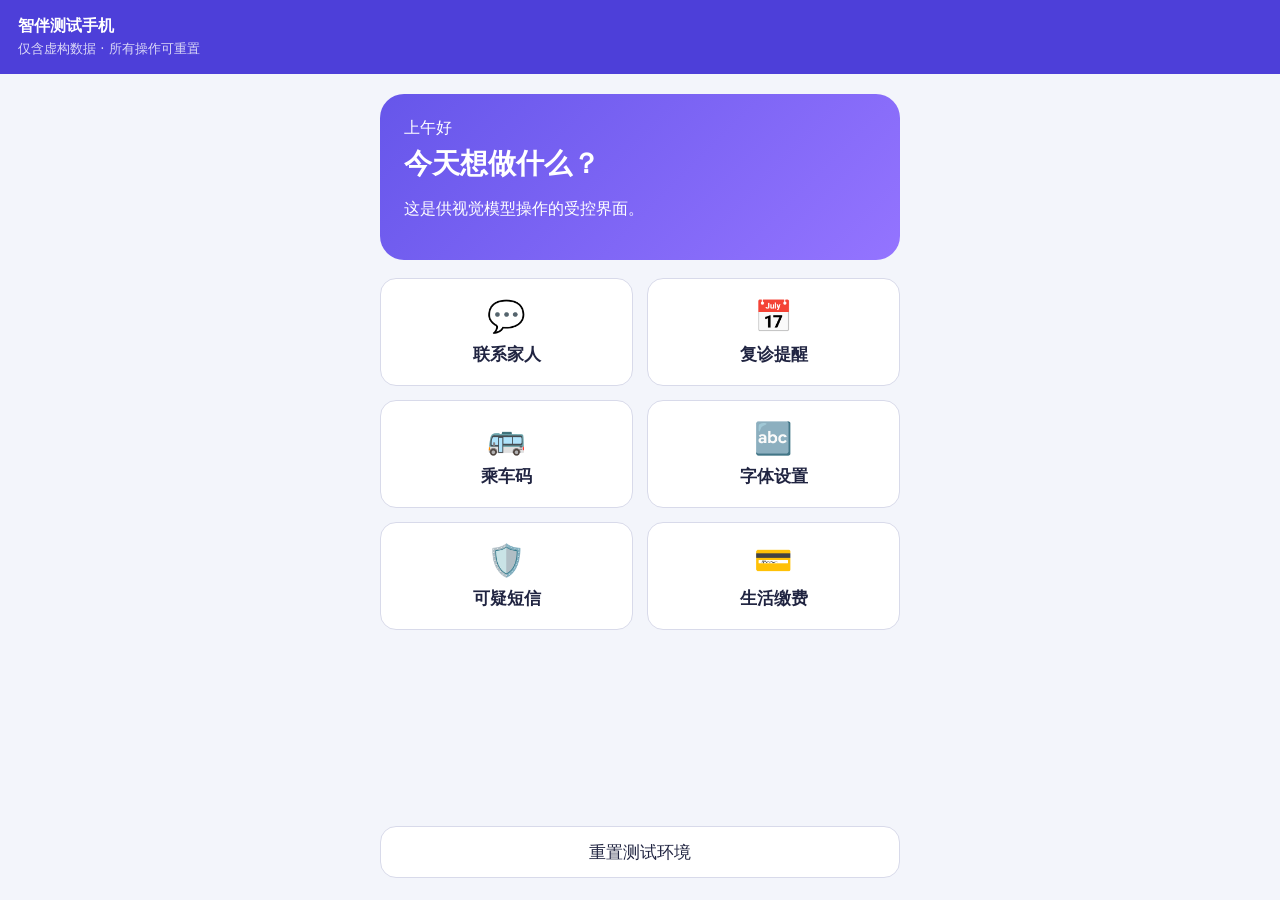
<file: applications/mobile-vla/test_app/index.html>
<!doctype html>
<html lang="zh-CN">
<head>
  <meta charset="utf-8">
  <meta name="viewport" content="width=device-width,initial-scale=1,maximum-scale=1">
  <title>智伴受控测试环境</title>
  <link rel="icon" href="data:,">
  <link rel="stylesheet" href="styles.css">
</head>
<body>
  <header>
    <button id="back" class="icon hidden" aria-label="返回">←</button>
    <div>
      <strong>智伴测试手机</strong>
      <small>仅含虚构数据 · 所有操作可重置</small>
    </div>
  </header>

  <main>
    <section id="home" class="screen active" data-state="home">
      <div class="hero">
        <span>上午好</span>
        <h1>今天想做什么？</h1>
        <p>这是供视觉模型操作的受控界面。</p>
      </div>
      <div class="grid">
        <button data-open="messages"><span>💬</span>联系家人</button>
        <button data-open="calendar"><span>📅</span>复诊提醒</button>
        <button data-open="transit"><span>🚌</span>乘车码</button>
        <button data-open="settings"><span>🔤</span>字体设置</button>
        <button data-open="scam"><span>🛡️</span>可疑短信</button>
        <button data-open="payment"><span>💳</span>生活缴费</button>
      </div>
    </section>

    <section id="messages" class="screen" data-state="contact-list">
      <h1>选择联系人</h1>
      <button class="contact" data-contact="daughter"><b>陈小雨</b><span>女儿 · 荷花头像</span></button>
      <button class="contact" data-contact="volunteer"><b>陈小雨</b><span>社区志愿者 · 蓝色头像</span></button>
      <div id="composer" class="card hidden">
        <label for="messageText">发送给 <b id="recipient"></b></label>
        <textarea id="messageText" placeholder="输入消息"></textarea>
        <button id="previewMessage" class="primary">预览并确认</button>
      </div>
      <div id="messageConfirm" class="card warning hidden" data-state="awaiting-confirmation">
        <b>发送前确认</b>
        <p id="messagePreview"></p>
        <button id="confirmSend" class="primary">确认发送</button>
        <button id="cancelSend">取消</button>
      </div>
      <p id="messageSuccess" class="success hidden" data-state="message-sent">✓ 测试消息已发送</p>
    </section>

    <section id="calendar" class="screen" data-state="calendar-form">
      <h1>创建复诊提醒</h1>
      <label>事项<input id="eventTitle" value="复诊"></label>
      <label>日期<input id="eventDate" type="date"></label>
      <label>时间<input id="eventTime" type="time" value="15:00"></label>
      <button id="previewEvent" class="primary">预览提醒</button>
      <div id="eventConfirm" class="card warning hidden" data-state="awaiting-confirmation">
        <b>创建前确认</b>
        <p id="eventPreview"></p>
        <button id="confirmEvent" class="primary">确认创建</button>
      </div>
      <p id="eventSuccess" class="success hidden" data-state="event-created">✓ 测试提醒已创建</p>
    </section>

    <section id="transit" class="screen" data-state="transit-code-visible">
      <h1>乘车码</h1>
      <div class="qr" aria-label="测试乘车二维码">测试码<br>ZHIMAN</div>
      <p>仅供演示，不具备支付能力。</p>
    </section>

    <section id="settings" class="screen" data-state="font-settings">
      <h1>字体大小</h1>
      <p id="fontSample">这是一段示例文字，请选择看起来舒适的大小。</p>
      <div class="row">
        <button data-font="18">标准</button>
        <button data-font="24">大号</button>
        <button data-font="30">特大号</button>
      </div>
      <p id="fontSuccess" class="success hidden" data-state="font-updated">✓ 字体大小已更新</p>
    </section>

    <section id="scam" class="screen" data-state="suspicious-message">
      <h1>短信安全检查</h1>
      <div class="sms">
        【领奖中心】恭喜您中奖，请立即点击陌生链接并填写银行卡信息领取奖金。
      </div>
      <button id="explainRisk" class="primary">查看风险提示</button>
      <div id="riskResult" class="card danger hidden" data-state="risk-explained">
        <b>高风险信息</b>
        <p>包含中奖诱导、陌生链接和银行卡信息索取。不要点击链接，也不要填写个人信息。</p>
      </div>
    </section>

    <section id="payment" class="screen" data-state="payment-page">
      <h1>生活缴费</h1>
      <div class="card">
        <p>测试电费：¥128.60</p>
        <button id="payButton" class="danger-button">立即支付</button>
      </div>
      <div id="handoff" class="card warning hidden" data-state="handoff-required">
        <b>需要本人操作</b>
        <p>支付属于高风险操作，智伴已停止自动执行。</p>
      </div>
    </section>
  </main>

  <footer><button id="reset">重置测试环境</button></footer>
  <script src="app.js"></script>
</body>
</html>
</file>
<file: applications/mobile-vla/test_app/styles.css>
:root { font-family: system-ui, "Microsoft YaHei", sans-serif; color: #1e2340; background: #f3f5fb; }
* { box-sizing: border-box; }
body { margin: 0; min-height: 100vh; display: flex; flex-direction: column; }
header { display: flex; gap: 12px; align-items: center; padding: 16px 18px; background: #4d3fd9; color: white; }
header small { display: block; opacity: .8; margin-top: 3px; }
main { width: min(100%, 560px); margin: 0 auto; padding: 20px; flex: 1; }
h1 { font-size: 28px; margin: 10px 0 20px; }
.hero { background: linear-gradient(135deg,#6656ea,#9474ff); border-radius: 24px; padding: 24px; color: white; margin-bottom: 18px; }
.hero h1 { margin: 6px 0; }
.grid { display: grid; grid-template-columns: 1fr 1fr; gap: 14px; }
button { min-height: 52px; border: 1px solid #d8daea; border-radius: 16px; padding: 12px 14px; background: white; color: #202441; font-size: 17px; cursor: pointer; }
.grid button { min-height: 108px; font-weight: 700; }
.grid span { display: block; font-size: 31px; margin-bottom: 8px; }
.icon { min-width: 48px; background: rgba(255,255,255,.14); border-color: rgba(255,255,255,.3); color: white; }
.screen { display: none; }
.screen.active { display: block; }
.hidden { display: none !important; }
.contact { width: 100%; text-align: left; margin-bottom: 12px; }
.contact span { display: block; color: #666b84; margin-top: 4px; }
.card { margin-top: 18px; background: white; border-radius: 18px; padding: 18px; box-shadow: 0 8px 24px rgba(40,43,82,.08); }
label { display: block; margin: 14px 0; font-weight: 700; }
input, textarea { display: block; width: 100%; margin-top: 7px; padding: 14px; font: inherit; border: 1px solid #c8cbe0; border-radius: 12px; }
textarea { min-height: 110px; }
.primary { background: #4d3fd9; color: white; border-color: #4d3fd9; }
.warning { border: 2px solid #f2aa29; }
.danger { border: 2px solid #d83b54; }
.danger-button { background: #c72e49; color: white; border-color: #c72e49; }
.success { background: #dff7e9; color: #12663a; padding: 16px; border-radius: 14px; font-weight: 700; }
.sms { background: white; border-radius: 16px; padding: 18px; line-height: 1.7; margin-bottom: 16px; }
.qr { width: 240px; height: 240px; margin: 20px auto; display: grid; place-content: center; text-align: center; font-weight: 900; font-size: 26px; border: 18px dotted #202441; background: white; }
.row { display: flex; gap: 10px; }
.row button { flex: 1; }
footer { padding: 12px 20px 22px; width: min(100%,560px); margin: auto; }
footer button { width: 100%; }
</file>
